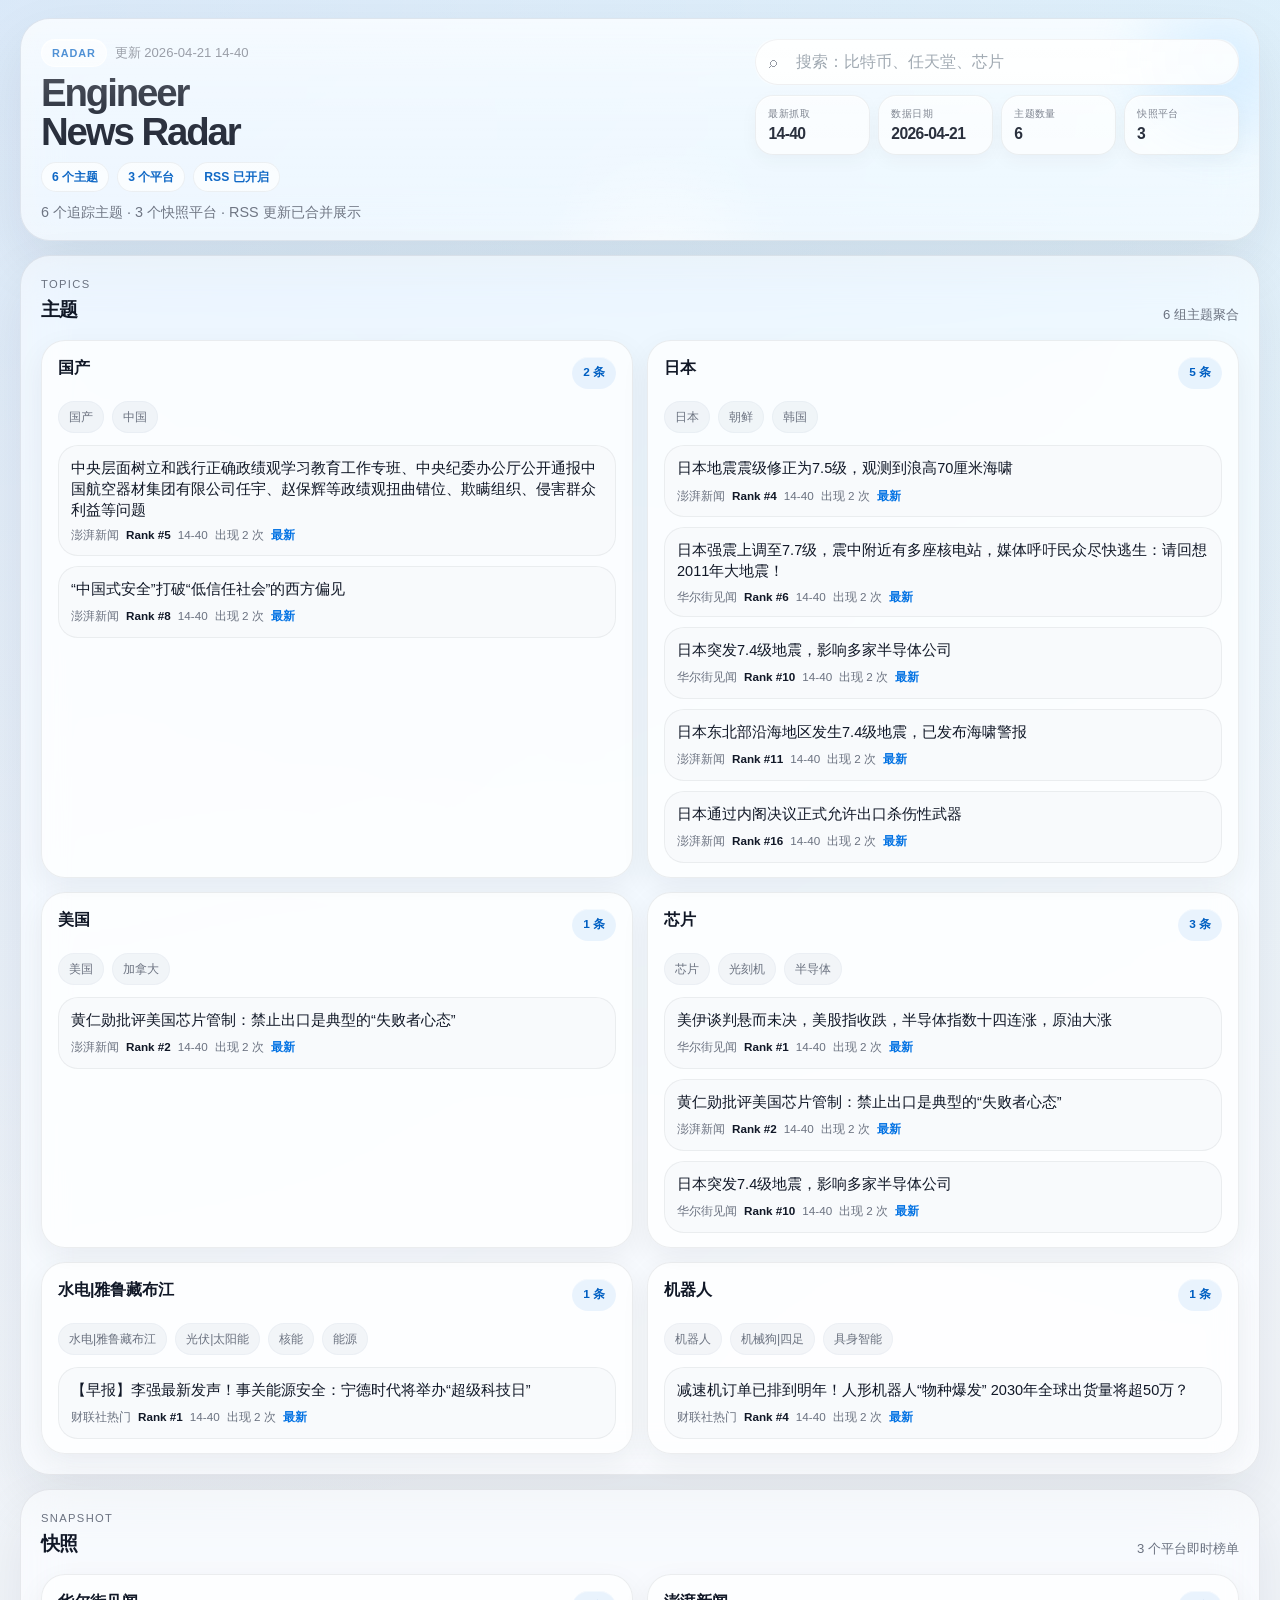
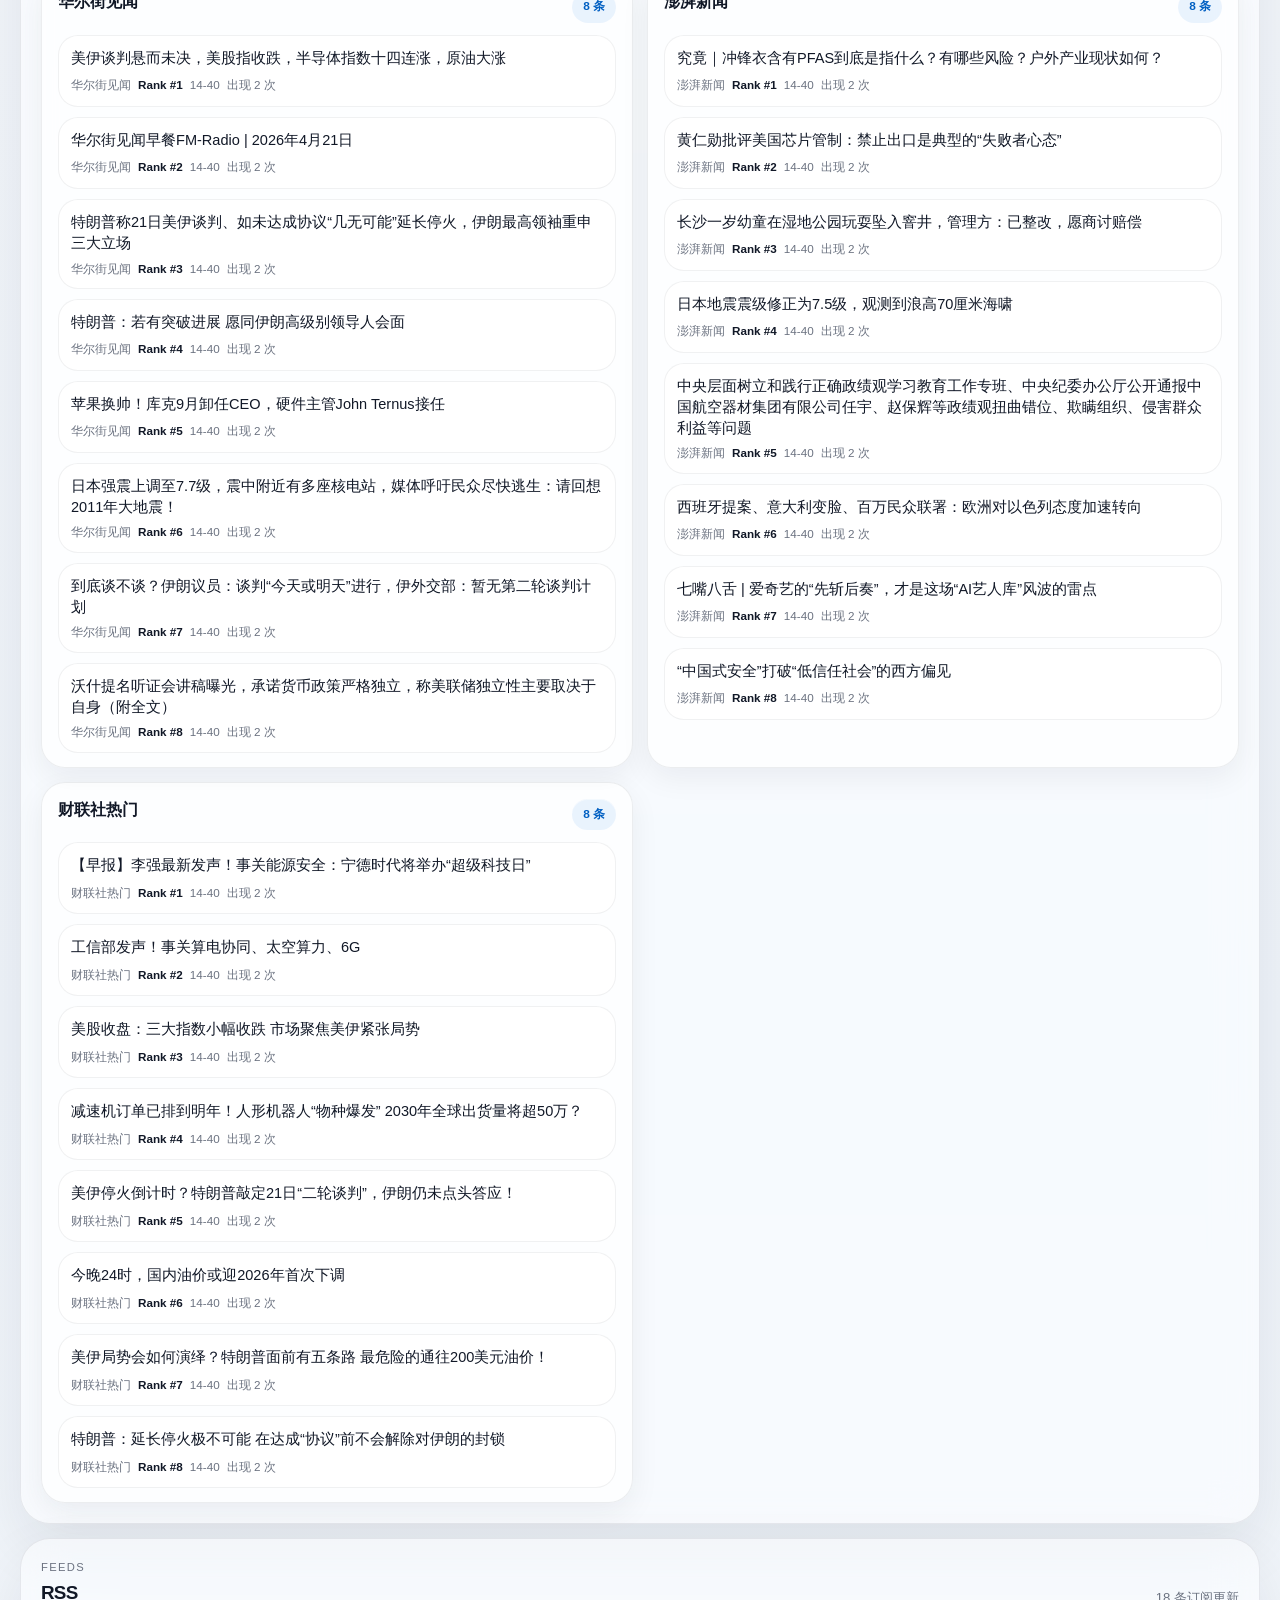
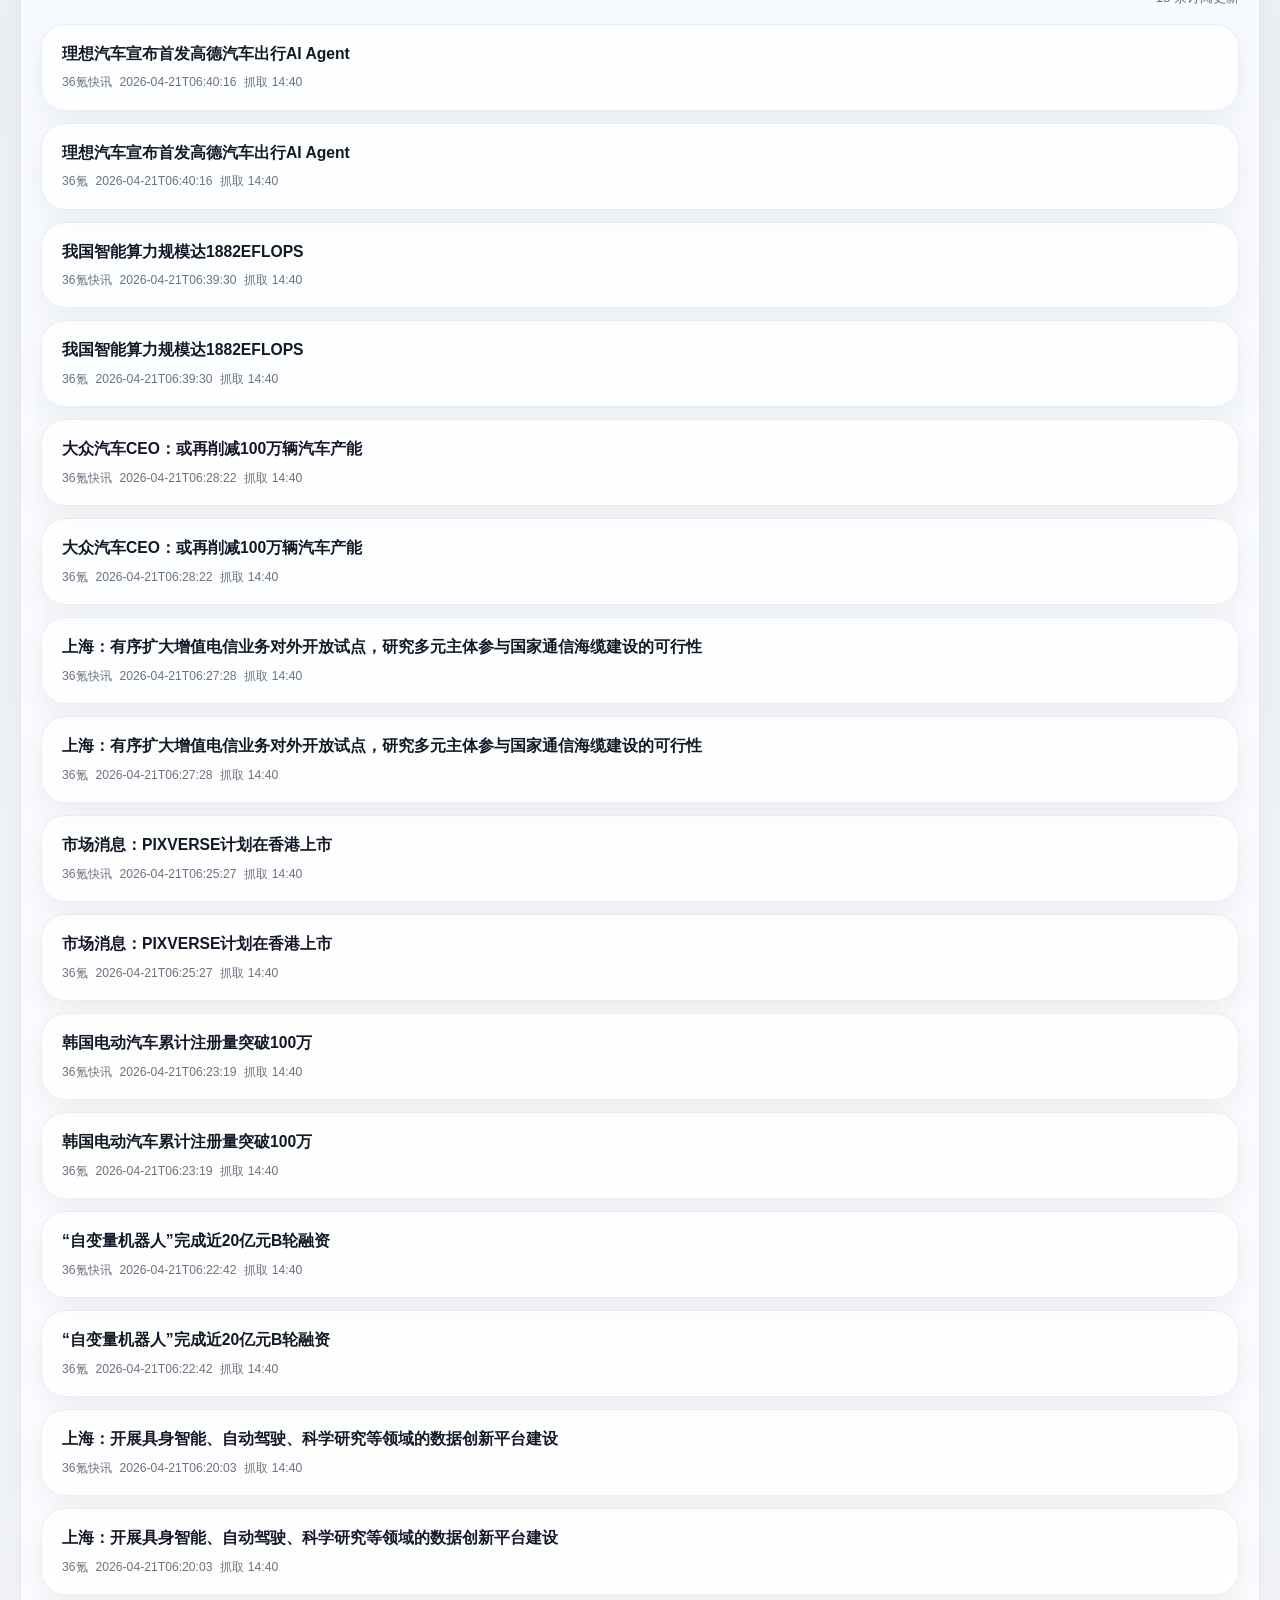
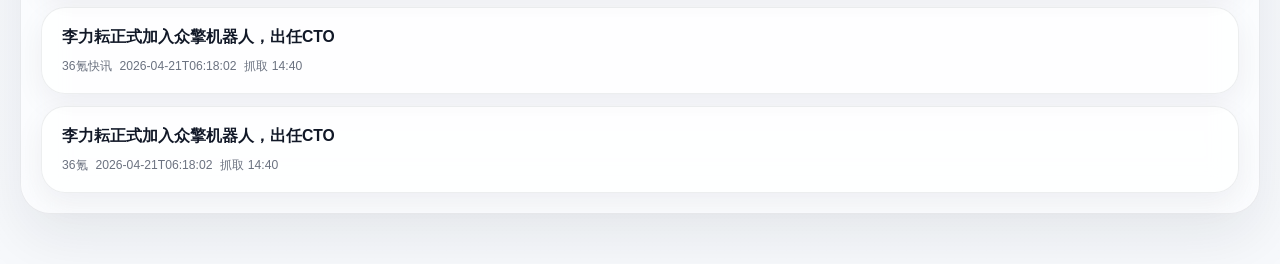
<file: output/index.html>
<!doctype html>
<html lang="zh-CN">
  <head>
    <meta charset="UTF-8" />
    <meta name="viewport" content="width=device-width, initial-scale=1.0" />
    <title>Engineer News Radar</title>
    <link rel="stylesheet" href="./custom-ui/styles.css?v=20260421065444" />
  </head>
  <body>
    <div class="page-shell">
      <header class="hero">
        <div class="hero-orb hero-orb-a" aria-hidden="true"></div>
        <div class="hero-orb hero-orb-b" aria-hidden="true"></div>
        <div class="hero-copy">
          <div class="topline">
            <span class="site-mark">Radar</span>
            <span class="site-sub" id="topline-date">更新中</span>
          </div>
          <div class="hero-title-row">
            <h1 id="site-title">Engineer News Radar</h1>
            <div class="hero-badges" id="hero-badges" aria-label="页面摘要"></div>
          </div>
          <p class="hero-summary" id="hero-summary">把当天值得追的主题、平台快照和 RSS 更新整理到一页里。</p>
        </div>
        <div class="hero-panel">
          <label class="search-box">
            <input id="search-input" type="search" placeholder="搜索：比特币、任天堂、芯片" aria-label="搜索主题与快照内容" />
          </label>
          <div class="stats-grid" id="stats-grid"></div>
          <div class="search-meta hidden" id="search-meta" aria-live="polite"></div>
        </div>
      </header>

      <main class="content">
        <section class="section" id="topics-section">
          <div class="section-head">
            <div>
              <p class="section-kicker">Topics</p>
              <h2>主题</h2>
            </div>
            <p class="section-meta" id="topics-meta">按关键词聚合</p>
          </div>
          <div class="topic-grid" id="topic-grid"></div>
        </section>

        <section class="section" id="snapshot-section">
          <div class="section-head">
            <div>
              <p class="section-kicker">Snapshot</p>
              <h2>快照</h2>
            </div>
            <p class="section-meta" id="snapshot-meta">平台即时榜单</p>
          </div>
          <div class="snapshot-grid" id="snapshot-grid"></div>
        </section>

        <section class="section hidden" id="rss-section">
          <div class="section-head">
            <div>
              <p class="section-kicker">Feeds</p>
              <h2>RSS</h2>
            </div>
            <p class="section-meta" id="rss-meta">订阅更新</p>
          </div>
          <div class="rss-list" id="rss-list"></div>
        </section>

        <section class="section empty-state hidden" id="empty-state">
          <h2>暂无数据</h2>
          <p>等下一次抓取完成。</p>
        </section>
      </main>
    </div>

    <script src="./custom-ui/app.js?v=20260421065444" defer></script>
  </body>
</html>
</file>
<file: output/custom-ui/styles.css>
:root {
  --bg: #f3f5f9;
  --bg-soft: #fbfcfe;
  --panel: rgba(255, 255, 255, 0.58);
  --panel-strong: rgba(255, 255, 255, 0.78);
  --border: rgba(15, 23, 42, 0.08);
  --border-strong: rgba(15, 23, 42, 0.12);
  --text: #111827;
  --muted: #6b7280;
  --accent: #0071e3;
  --accent-soft: rgba(0, 113, 227, 0.1);
  --accent-strong: #005fc2;
  --shadow: 0 24px 60px rgba(15, 23, 42, 0.08);
  --shadow-soft: 0 10px 30px rgba(15, 23, 42, 0.06);
  --radius-lg: 30px;
  --radius-md: 22px;
  --radius-sm: 16px;
  --max-width: 1240px;
  --focus-ring: 0 0 0 4px rgba(0, 113, 227, 0.16);
}

* {
  box-sizing: border-box;
}

html {
  -webkit-text-size-adjust: 100%;
  scroll-behavior: smooth;
}

body {
  margin: 0;
  min-height: 100vh;
  font-family:
    -apple-system,
    BlinkMacSystemFont,
    "SF Pro Display",
    "SF Pro Text",
    "Helvetica Neue",
    sans-serif;
  line-height: 1.5;
  color: var(--text);
  background:
    radial-gradient(circle at top left, rgba(0, 113, 227, 0.11), transparent 30%),
    radial-gradient(circle at top right, rgba(125, 211, 252, 0.16), transparent 26%),
    linear-gradient(180deg, #f6f8fb 0%, #eef3f9 52%, #f7f9fc 100%);
}

a {
  color: inherit;
  text-decoration: none;
}

.page-shell {
  width: min(var(--max-width), calc(100vw - 32px));
  margin: 18px auto 40px;
  padding-bottom: max(10px, env(safe-area-inset-bottom));
}

.hero,
.section {
  background: var(--panel);
  backdrop-filter: blur(22px) saturate(150%);
  border: 1px solid var(--border);
  box-shadow: var(--shadow);
}

.hero {
  display: grid;
  grid-template-columns: 1.3fr 0.9fr;
  gap: 16px;
  padding: 20px 20px 18px;
  border-radius: var(--radius-lg);
  position: relative;
  overflow: hidden;
  isolation: isolate;
}

.hero::after {
  content: "";
  position: absolute;
  inset: 0;
  pointer-events: none;
  background:
    linear-gradient(180deg, rgba(255, 255, 255, 0.42), rgba(255, 255, 255, 0.12) 44%, transparent 100%);
}

.hero-orb {
  position: absolute;
  border-radius: 999px;
  filter: blur(14px);
  opacity: 0.7;
  z-index: -1;
}

.hero-orb-a {
  width: 220px;
  height: 220px;
  right: -70px;
  top: -70px;
  background: radial-gradient(circle, rgba(166, 215, 255, 0.8) 0%, rgba(166, 215, 255, 0) 72%);
}

.hero-orb-b {
  width: 240px;
  height: 240px;
  left: 42%;
  bottom: -150px;
  background: radial-gradient(circle, rgba(255, 255, 255, 0.78) 0%, rgba(255, 255, 255, 0) 74%);
}

.topline {
  display: flex;
  align-items: center;
  flex-wrap: wrap;
  gap: 8px;
  margin-bottom: 6px;
}

.site-mark {
  display: inline-flex;
  align-items: center;
  justify-content: center;
  padding: 5px 10px;
  border-radius: 999px;
  background: rgba(255, 255, 255, 0.62);
  color: var(--accent-strong);
  font-size: 0.68rem;
  font-weight: 700;
  letter-spacing: 0.08em;
  text-transform: uppercase;
  border: 1px solid rgba(255, 255, 255, 0.72);
  box-shadow: inset 0 1px 0 rgba(255, 255, 255, 0.65);
}

.site-sub {
  font-size: 0.82rem;
  color: var(--muted);
}

.hero-title-row {
  display: grid;
  gap: 10px;
}

.hero h1 {
  margin: 0;
  font-size: clamp(1.75rem, 3vw, 2.85rem);
  line-height: 1.02;
  letter-spacing: -0.055em;
  font-weight: 700;
  text-wrap: balance;
  max-width: 14ch;
}

.hero-summary {
  margin: 10px 0 0;
  max-width: 34rem;
  color: var(--muted);
  font-size: 0.9rem;
  line-height: 1.42;
}

.hero-badges {
  display: flex;
  flex-wrap: wrap;
  gap: 8px;
}

.hero-badge {
  display: inline-flex;
  align-items: center;
  min-height: 28px;
  padding: 5px 10px;
  border-radius: 999px;
  background: rgba(255, 255, 255, 0.66);
  border: 1px solid rgba(15, 23, 42, 0.06);
  color: var(--accent-strong);
  font-size: 0.76rem;
  font-weight: 600;
}

.hero-panel {
  display: grid;
  gap: 10px;
  align-content: start;
}

.stats-grid {
  display: grid;
  grid-template-columns: repeat(4, minmax(0, 1fr));
  gap: 8px;
}

.stat-card,
.topic-card,
.platform-card,
.rss-card {
  background: var(--panel-strong);
  border: 1px solid rgba(28, 42, 56, 0.08);
}

.stat-card {
  padding: 10px 12px;
  border-radius: 18px;
  background: rgba(255, 255, 255, 0.68);
  box-shadow:
    inset 0 1px 0 rgba(255, 255, 255, 0.76),
    0 6px 18px rgba(15, 23, 42, 0.04);
}

.stat-label {
  display: block;
  font-size: 0.64rem;
  color: var(--muted);
  margin-bottom: 4px;
  letter-spacing: 0.04em;
  text-transform: uppercase;
}

.stat-value {
  display: block;
  font-size: 0.98rem;
  font-weight: 600;
  letter-spacing: -0.04em;
  line-height: 1.2;
}

.search-box {
  position: relative;
  padding: 0;
  border-radius: 20px;
  background: rgba(255, 255, 255, 0.42);
  border: 0;
}

.search-box::before {
  content: "⌕";
  position: absolute;
  left: 14px;
  top: 50%;
  transform: translateY(-50%);
  color: var(--muted);
  font-size: 1rem;
  pointer-events: none;
}

.search-box input {
  width: 100%;
  border: 1px solid rgba(15, 23, 42, 0.08);
  border-radius: 999px;
  background: rgba(255, 255, 255, 0.76);
  min-height: 46px;
  padding: 9px 14px 9px 40px;
  font: inherit;
  color: var(--text);
  transition: border-color 120ms ease, box-shadow 120ms ease, background-color 120ms ease;
}

.search-box input::placeholder {
  color: #7a8793;
}

.search-box input:focus-visible {
  outline: none;
  border-color: rgba(0, 113, 227, 0.28);
  box-shadow: var(--focus-ring);
}

.search-meta {
  min-height: 1.25rem;
  padding-inline: 4px;
  color: var(--muted);
  font-size: 0.8rem;
}

.content {
  margin-top: 14px;
  display: grid;
  gap: 14px;
}

.section {
  border-radius: var(--radius-lg);
  padding: 20px;
  background: rgba(255, 255, 255, 0.54);
}

.section-head {
  margin-bottom: 16px;
  display: flex;
  align-items: end;
  justify-content: space-between;
  gap: 16px;
}

.section-head h2 {
  margin: 3px 0 0;
  font-size: 1.18rem;
  font-weight: 700;
  letter-spacing: -0.04em;
}

.section-kicker {
  margin: 0;
  color: var(--muted);
  font-size: 0.7rem;
  letter-spacing: 0.12em;
  text-transform: uppercase;
}

.section-meta {
  margin: 0;
  color: var(--muted);
  font-size: 0.82rem;
  white-space: nowrap;
}

.topic-grid {
  display: grid;
  grid-template-columns: repeat(2, minmax(0, 1fr));
  gap: 14px;
}

.topic-card,
.platform-card {
  border-radius: 24px;
  padding: 16px 16px 14px;
  box-shadow: var(--shadow-soft);
  background: rgba(255, 255, 255, 0.72);
}

.card-head {
  display: flex;
  justify-content: space-between;
  align-items: start;
  gap: 12px;
  margin-bottom: 12px;
}

.card-title {
  margin: 0;
  font-size: 1rem;
  line-height: 1.32;
  font-weight: 600;
  overflow-wrap: anywhere;
}

.pill {
  flex-shrink: 0;
  display: inline-flex;
  align-items: center;
  gap: 6px;
  padding: 7px 11px;
  border-radius: 999px;
  background: rgba(0, 113, 227, 0.08);
  color: var(--accent-strong);
  font-size: 0.74rem;
  font-weight: 700;
  box-shadow: inset 0 1px 0 rgba(255, 255, 255, 0.45);
}

.meta-row {
  display: flex;
  flex-wrap: wrap;
  gap: 8px;
  margin-bottom: 12px;
}

.meta-chip {
  display: inline-flex;
  align-items: center;
  padding: 6px 10px;
  border-radius: 999px;
  font-size: 0.76rem;
  color: var(--muted);
  background: rgba(148, 163, 184, 0.1);
  border: 1px solid rgba(148, 163, 184, 0.08);
}

.headline-list {
  display: grid;
  gap: 10px;
}

.headline-item {
  display: grid;
  gap: 6px;
  padding: 12px 12px 11px;
  border-radius: 20px;
  background: rgba(248, 250, 252, 0.92);
  border: 1px solid rgba(15, 23, 42, 0.06);
  min-height: 72px;
  transition:
    transform 120ms ease,
    border-color 120ms ease,
    box-shadow 120ms ease,
    background-color 120ms ease;
}

.headline-item:hover {
  transform: translateY(-1px);
  border-color: rgba(0, 113, 227, 0.16);
  box-shadow: 0 12px 28px rgba(15, 23, 42, 0.07);
}

.headline-item:active {
  transform: translateY(0);
}

.headline-item:focus-visible,
.rss-card:focus-visible {
  outline: none;
  box-shadow: var(--focus-ring);
  border-color: rgba(0, 113, 227, 0.24);
}

.headline-item.is-disabled {
  pointer-events: none;
  opacity: 0.72;
}

.headline-title {
  font-size: 0.91rem;
  line-height: 1.42;
  font-weight: 500;
  overflow-wrap: anywhere;
}

.headline-meta {
  display: flex;
  flex-wrap: wrap;
  gap: 7px;
  color: var(--muted);
  font-size: 0.73rem;
}

.headline-meta strong {
  color: var(--text);
}

.fresh-tag {
  color: var(--accent);
  font-weight: 700;
}

.snapshot-grid {
  display: grid;
  grid-template-columns: repeat(2, minmax(0, 1fr));
  gap: 14px;
}

.platform-card .headline-item {
  background: rgba(255, 255, 255, 0.9);
}

.rss-list {
  display: grid;
  gap: 12px;
}

.rss-card {
  border-radius: 24px;
  padding: 18px 20px;
  background: rgba(255, 255, 255, 0.72);
  transition:
    transform 120ms ease,
    border-color 120ms ease,
    box-shadow 120ms ease;
  box-shadow: var(--shadow-soft);
}

.rss-card:hover {
  transform: translateY(-1px);
  border-color: rgba(0, 113, 227, 0.16);
  box-shadow: 0 12px 28px rgba(15, 23, 42, 0.07);
}

.rss-title {
  margin: 0 0 8px;
  font-size: 0.98rem;
  line-height: 1.45;
  font-weight: 600;
}

.rss-meta {
  display: flex;
  flex-wrap: wrap;
  gap: 8px;
  color: var(--muted);
  font-size: 0.76rem;
}

.hidden {
  display: none !important;
}

.empty-state {
  text-align: center;
  padding-block: 42px;
}

@media (prefers-reduced-motion: no-preference) {
  .hero,
  .section {
    animation: rise-in 420ms ease both;
  }

  .topic-card,
  .platform-card,
  .rss-card {
    animation: rise-in 520ms ease both;
  }
}

@keyframes rise-in {
  from {
    opacity: 0;
    transform: translateY(10px);
  }

  to {
    opacity: 1;
    transform: translateY(0);
  }
}

@media (max-width: 980px) {
  .hero {
    grid-template-columns: 1fr;
  }

  .topic-grid,
  .snapshot-grid {
    grid-template-columns: 1fr;
  }

  .section-head {
    margin-bottom: 16px;
  }
}

@media (max-width: 640px) {
  .page-shell {
    width: min(var(--max-width), calc(100vw - 18px - env(safe-area-inset-left) - env(safe-area-inset-right)));
    margin-top: 8px;
    margin-bottom: 20px;
  }

  .hero {
    gap: 12px;
    padding: 14px 14px 12px;
    border-radius: 24px;
  }

  .hero-orb-a {
    width: 160px;
    height: 160px;
    right: -60px;
    top: -60px;
  }

  .hero-orb-b {
    width: 180px;
    height: 180px;
    left: 48%;
    bottom: -120px;
  }

  .section {
    padding: 16px 14px;
    border-radius: 24px;
  }

  .topline {
    margin-bottom: 4px;
  }

  .site-mark {
    padding: 4px 9px;
    font-size: 0.62rem;
  }

  .site-sub {
    font-size: 0.76rem;
  }

  .hero-title-row {
    gap: 8px;
  }

  .hero h1 {
    font-size: 1.18rem;
    line-height: 1.08;
    letter-spacing: -0.05em;
    max-width: none;
  }

  .hero-summary {
    display: none;
  }

  .hero-badges {
    gap: 6px;
  }

  .hero-badge {
    min-height: 24px;
    padding: 4px 8px;
    font-size: 0.68rem;
  }

  .stats-grid {
    grid-template-columns: repeat(2, minmax(0, 1fr));
    gap: 6px;
  }

  .stat-card {
    min-width: 0;
    min-height: 0;
    padding: 8px 10px;
    border-radius: 16px;
  }

  .stat-label {
    font-size: 0.58rem;
    margin-bottom: 3px;
  }

  .stat-value {
    font-size: 0.9rem;
  }

  .search-box input {
    min-height: 40px;
    padding: 8px 12px 8px 34px;
    font-size: 0.92rem;
  }

  .search-meta {
    font-size: 0.76rem;
  }

  .content {
    gap: 10px;
    margin-top: 8px;
  }

  .section-head {
    margin-bottom: 12px;
    align-items: flex-start;
    flex-direction: column;
    gap: 6px;
  }

  .section-head h2 {
    font-size: 1.06rem;
  }

  .section-kicker {
    font-size: 0.66rem;
  }

  .section-meta {
    font-size: 0.76rem;
    white-space: normal;
  }

  .topic-card,
  .platform-card {
    padding: 13px 12px 11px;
    border-radius: 20px;
  }

  .card-head {
    align-items: flex-start;
    margin-bottom: 10px;
  }

  .card-title {
    font-size: 0.96rem;
  }

  .meta-row {
    gap: 6px;
    margin-bottom: 8px;
  }

  .meta-chip {
    padding: 5px 8px;
    font-size: 0.7rem;
  }

  .headline-list {
    gap: 8px;
  }

  .headline-item {
    min-height: 78px;
    padding: 11px 10px 10px;
    border-radius: 18px;
  }

  .headline-title {
    font-size: 0.86rem;
    line-height: 1.42;
  }

  .headline-meta {
    gap: 6px;
    font-size: 0.69rem;
  }

  .rss-card {
    padding: 14px 13px;
    border-radius: 20px;
  }

  .rss-title {
    font-size: 0.94rem;
  }
}

@media (max-width: 420px) {
  .page-shell {
    width: min(var(--max-width), calc(100vw - 14px - env(safe-area-inset-left) - env(safe-area-inset-right)));
  }

  .hero,
  .section {
    border-radius: 22px;
  }

  .hero {
    padding: 14px 12px;
  }

  .section {
    padding: 12px;
  }

  .hero h1 {
    font-size: 1.08rem;
  }

  .stat-card {
    min-height: 0;
    padding: 8px;
  }

  .card-head {
    gap: 10px;
  }

  .pill {
    padding: 6px 9px;
    font-size: 0.74rem;
  }

  .topic-card,
  .platform-card,
  .rss-card {
    padding: 12px;
  }

  .headline-title {
    font-size: 0.82rem;
  }
}
</file>
